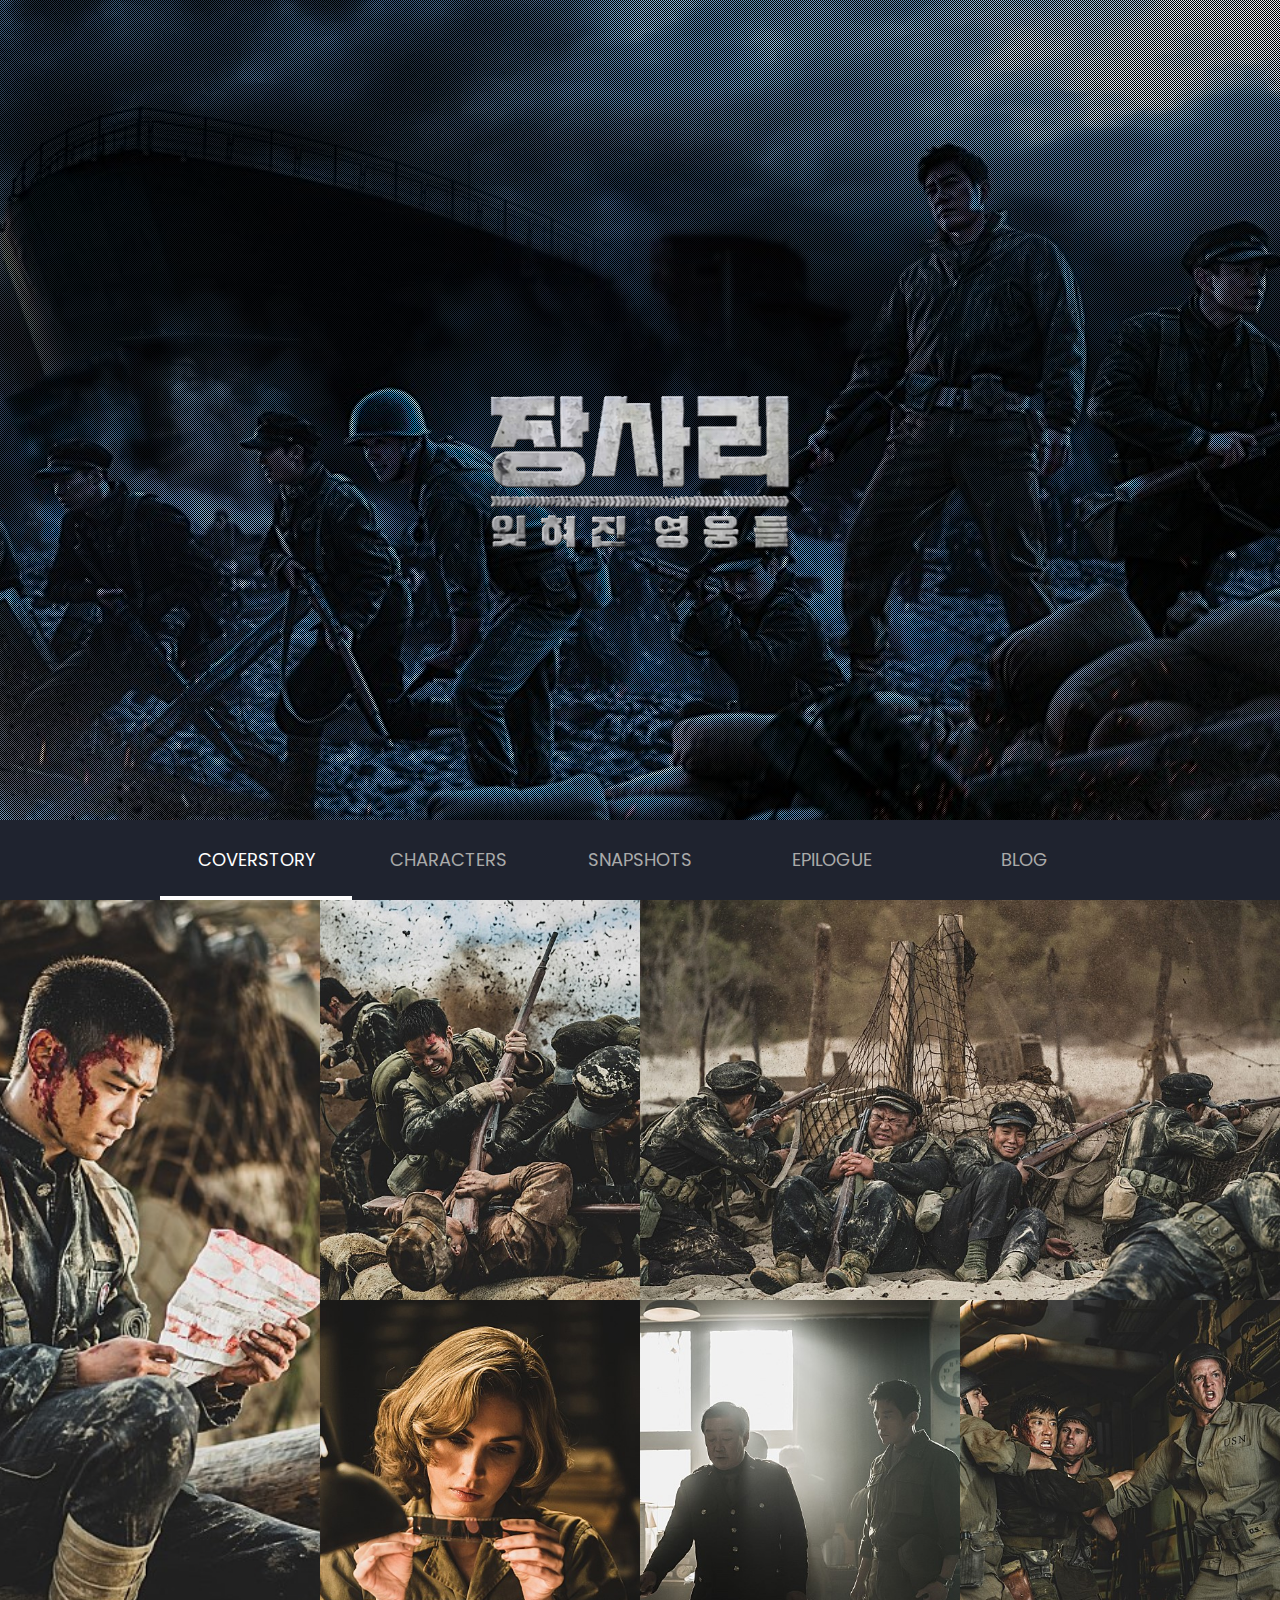
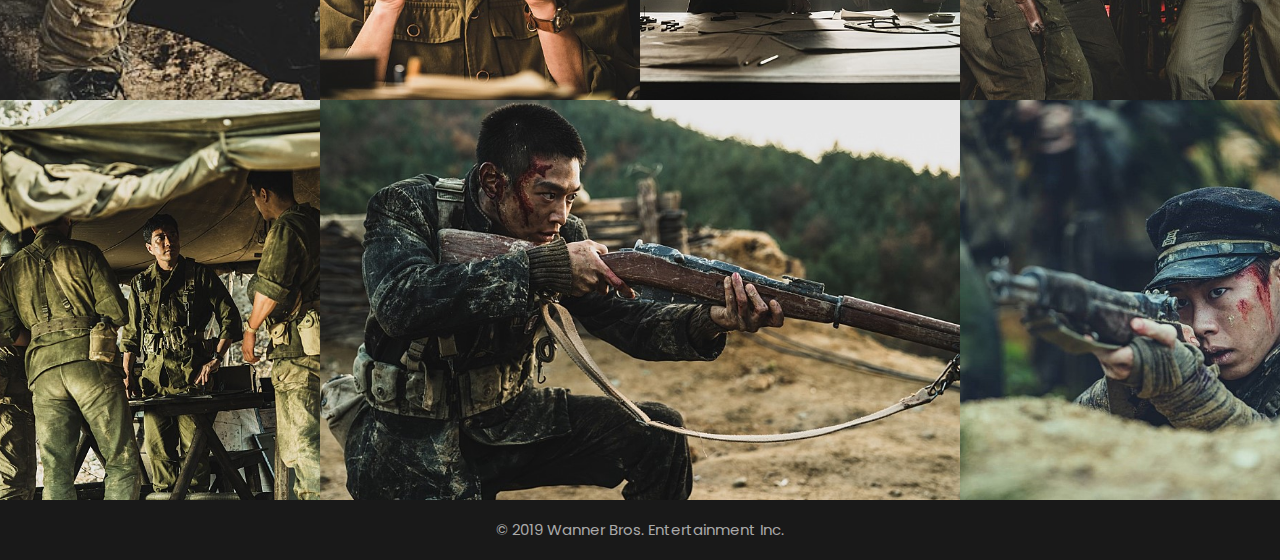
<file: index.html>
<!DOCTYPE html>
<html lang="en">
<head>
    <meta charset="UTF-8">
    <meta http-equiv="X-UA-Compatible" content="IE=edge">
    <meta name="viewport" content="width=device-width, initial-scale=1.0">
    <title>장사리전투 - (Ajax 웹사이트)</title>
    <link rel="shortcut icon" href="./img/fav_icon.ico" type="image/x-icon">
    <link rel="stylesheet" href="./css/common.css">
    <script src="https://ajax.googleapis.com/ajax/libs/jquery/3.6.0/jquery.min.js"></script>
    <script src="./js/common.js"></script>

</head>
<body>
    <header id="header">
        <iframe class="movie_space" src="https://www.youtube.com/embed/M_l1IjV-Ycw?rel=0&autoplay=1&loop=1&playlist=M_l1IjV-Ycw&mute=1" frameborder="0" allow="accelerometer; autoplay; encrypted-media; gyroscope; picture-in-picture" allowfullscreen>
        </iframe>
        <div class="dark_bg">
            <div class="main_title">
                <img src="./img/main_logo.png" alt="영화 장사리 전투 로고">
            </div>
        </div>

        <nav>
            <div class="frame">
                <ul>
                    <li class="active"><a href="">coverstory</a></li>
                    <li><a href="">characters</a></li>
                    <li><a href="">snapshots</a></li>
                    <li><a href="">epilogue</a></li>
                    <li><a href="https://movie.naver.com/movie/bi/mi/basic.naver?code=159806" target="_blank">blog</a></li>
                </ul>
            </div>
        </nav>
    </header>

    <section id="content"></section>
    <footer id="footer">
        <p>&copy; 2019 Wanner Bros. Entertainment Inc.</p>
    </footer>
</body>
</html>
</file>
<file: css/common.css>
@charset "utf-8";

@import url('https://fonts.googleapis.com/css2?family=Nanum+Gothic:wght@400;700&family=Poppins:wght@100;200;300;400;500;600;700;800;900&display=swap');

*{
    box-sizing: border-box;
    font-family: 'Poppins','Nanum Gothic', sans-serif;
}
html, body{margin: 0; padding:0;}
h1, h2, h3, h4, h5, h6, p{margin: 0;}
ul, ol{margin: 0; padding: 0; list-style: none;}
a{text-decoration: none;}

/*header part*/
#header{
    height: 100vh; width: 100%; background-image: url(../img/main_01.jpg);
    background-size: cover; background-position: 50% 50%;
    position: relative; overflow: hidden;
}
#header .movie_space{
    position: absolute; width: 160%; height: 160%;
    top: 50%; left: 50%; transform: translate(-50%, -50%);
}
#header .dark_bg{
   position: absolute;
    width: 100%; height: 100%; top: 0; left: 0;
    background-image: url(../img/dot_pattern.png);
}
#header .dark_bg .main_title{
    position: absolute; top: 50%; left: 50%; transform: translate(-50%, -50%);
    padding-top: 40px;
}
#header .dark_bg .main_title img{display: block; width: 300px;}

#header nav{
    position: absolute; bottom: 0; left: 0;
    width: 100%; height: 80px; background-color: #1f232f;
}

#header nav .frame{width: 960px; height: 100%; margin: 0 auto;}
#header nav .frame ul{display: flex; height: 100%;}
#header nav .frame ul li{
    width: 20%; display: flex; height: 100%;
    justify-content: center; align-items: center; position: relative;
}

#header nav .frame ul li.active:after{
    position: absolute; content: ""; width: 100%; height: 4px;
    bottom: 0; left: 0; background: #fff;
}

#header nav .frame ul li a{
    display: block; line-height: 80px;
    color: #aaa; font-size: 18px; text-transform: uppercase;
}

#header nav .frame ul li.active a{color: #fff;}

#header nav .frame ul li a:hover{color: #fff;}

/*footer part*/
#footer{
    width: 100%; background-color: #191919;
    text-align: center;
}
#footer p{
    font-size: 15px;color: #aaa;
    line-height: 60px;
}
</file>
